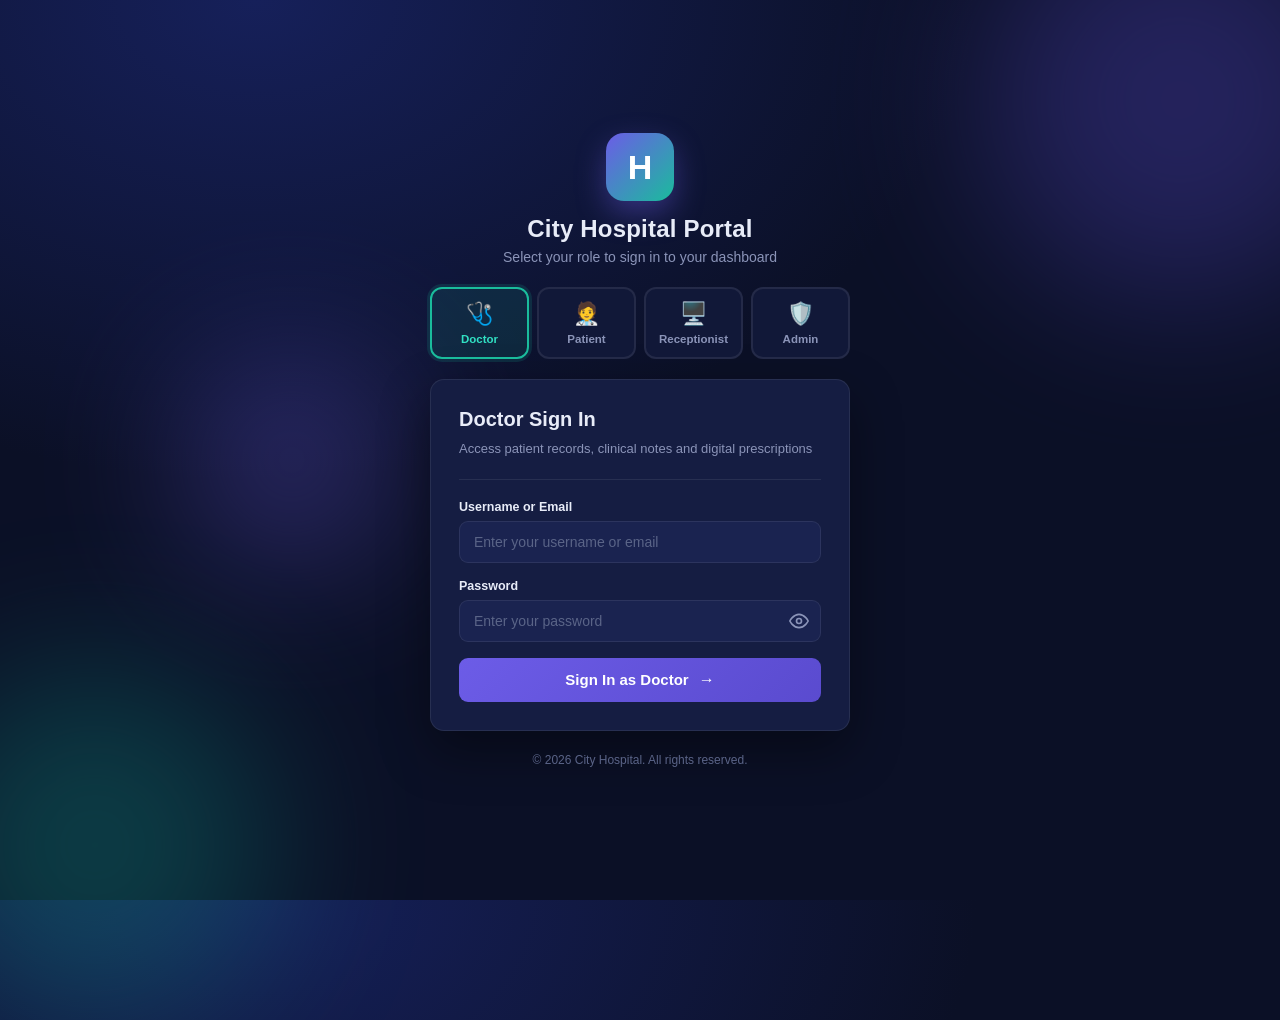
<file: target/classes/static/index.html>
<!DOCTYPE html>
<html lang="en">
<head>
    <meta charset="UTF-8">
    <meta name="viewport" content="width=device-width, initial-scale=1.0">
    <title>City Hospital Portal - Sign In</title>
    <link rel="stylesheet" href="style.css">
</head>
<body class="login-page">
    <div class="shape shape-1"></div>
    <div class="shape shape-2"></div>
    <div class="shape shape-3"></div>

    <div class="login-container">
        <div class="brand">
            <div class="brand-icon">H</div>
            <h1>City Hospital Portal</h1>
            <p>Select your role to sign in to your dashboard</p>
        </div>

        <div class="role-selector">
            <button type="button" class="role-card selected" data-role="Doctor">
                <span class="role-icon">🩺</span>
                <span class="role-name">Doctor</span>
            </button>
            <button type="button" class="role-card" data-role="Patient">
                <span class="role-icon">🧑‍⚕️</span>
                <span class="role-name">Patient</span>
            </button>
            <button type="button" class="role-card" data-role="Receptionist">
                <span class="role-icon">🖥️</span>
                <span class="role-name">Receptionist</span>
            </button>
            <button type="button" class="role-card" data-role="Admin">
                <span class="role-icon">🛡️</span>
                <span class="role-name">Admin</span>
            </button>
        </div>

        <div class="login-card">
            <div class="login-heading">
                <h2 id="loginHeading">Doctor Sign In</h2>
                <p id="loginSubtitle">Access patient records, clinical notes and digital prescriptions</p>
            </div>

            <div class="divider"></div>

            <form id="loginForm">
                <div class="field">
                    <label for="username">Username or Email</label>
                    <input type="text" id="username" name="username" autocomplete="username"
                           placeholder="Enter your username or email" required>
                </div>
                <div class="field">
                    <label for="password">Password</label>
                    <div class="password-wrap">
                        <input type="password" id="password" name="password" autocomplete="current-password"
                               placeholder="Enter your password" required>
                        <button type="button" class="eye-btn" id="togglePassword" aria-label="Show password">
                            <svg id="eyeIcon" width="20" height="20" viewBox="0 0 24 24" fill="none"
                                 stroke="currentColor" stroke-width="2" stroke-linecap="round" stroke-linejoin="round">
                                <path d="M1 12s4-8 11-8 11 8 11 8-4 8-11 8-11-8-11-8z"></path>
                                <circle cx="12" cy="12" r="3"></circle>
                            </svg>
                        </button>
                    </div>
                </div>

                <div id="errorMsg" class="error-msg hidden"></div>

                <button type="submit" class="btn-primary" id="submitBtn">
                    <span id="submitText">Sign In as Doctor</span>
                    <span class="arrow">→</span>
                </button>
            </form>
        </div>

        <p class="footer-text">© 2026 City Hospital. All rights reserved.</p>
    </div>

    <script src="script.js"></script>
</body>
</html>
</file>
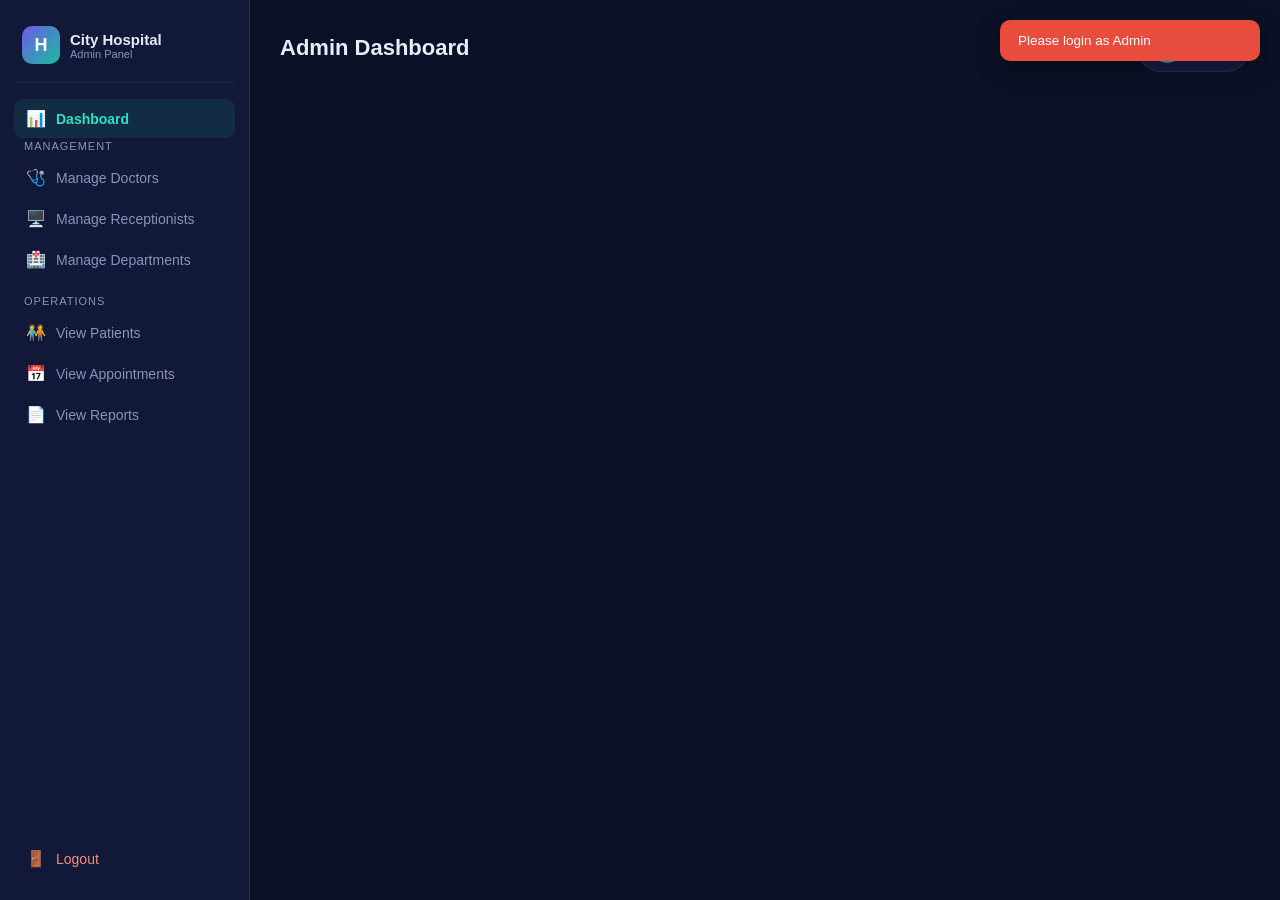
<file: target/classes/static/admin.html>
<!DOCTYPE html>
<html lang="en">
<head>
    <meta charset="UTF-8">
    <meta name="viewport" content="width=device-width, initial-scale=1.0">
    <title>Admin Dashboard - City Hospital</title>
    <link rel="stylesheet" href="style.css">
</head>
<body>
    <div class="app">
        <aside class="sidebar">
            <div class="sidebar-brand">
                <div class="mini-icon">H</div>
                <div>
                    <div class="brand-name">City Hospital</div>
                    <div class="brand-sub">Admin Panel</div>
                </div>
            </div>
            <div class="nav-item active" data-panel="dashboard"><span class="ic">📊</span> Dashboard</div>
            <div class="nav-group">
                <div class="nav-title">Management</div>
                <div class="nav-item" data-panel="doctors"><span class="ic">🩺</span> Manage Doctors</div>
                <div class="nav-item" data-panel="receptionists"><span class="ic">🖥️</span> Manage Receptionists</div>
                <div class="nav-item" data-panel="departments"><span class="ic">🏥</span> Manage Departments</div>
            </div>
            <div class="nav-group">
                <div class="nav-title">Operations</div>
                <div class="nav-item" data-panel="patients"><span class="ic">🧑‍🤝‍🧑</span> View Patients</div>
                <div class="nav-item" data-panel="appointments"><span class="ic">📅</span> View Appointments</div>
                <div class="nav-item" data-panel="reports"><span class="ic">📄</span> View Reports</div>
            </div>
            <div class="nav-item logout" id="logoutBtn"><span class="ic">🚪</span> Logout</div>
        </aside>

        <main class="main">
            <div class="topbar">
                <h2>Admin Dashboard</h2>
                <div class="user-chip">
                    <div class="avatar">A</div>
                    <div>
                        <div id="adminName">Admin</div>
                        <div class="role-tag">ADMIN</div>
                    </div>
                </div>
            </div>

            <section class="panel active" id="panel-dashboard">
                <div class="stat-grid" id="statGrid"></div>
            </section>

            <section class="panel" id="panel-doctors">
                <div class="card">
                    <div class="card-title">
                        <h3>Add Doctor</h3>
                    </div>
                    <div class="form-grid">
                        <div class="form-group"><label>Full Name</label><input id="docName"></div>
                        <div class="form-group"><label>Username</label><input id="docUsername"></div>
                        <div class="form-group"><label>Email</label><input id="docEmail" type="email"></div>
                        <div class="form-group"><label>Specialization</label><input id="docSpec"></div>
                        <div class="form-group"><label>Phone</label><input id="docPhone"></div>
                        <div class="form-group"><label>Qualification</label><input id="docQual"></div>
                        <div class="form-group"><label>Years of Experience</label><input id="docExp" type="number" min="0"></div>
                        <div class="form-group"><label>Department</label><select id="docDept"></select></div>
                        <div class="form-group"><label>Bio</label><textarea id="docBio"></textarea></div>
                    </div>
                    <div class="btn-row" style="margin-top:10px">
                        <button class="btn btn-primary-2" id="addDoctorBtn">Add Doctor</button>
                    </div>
                    <div id="doctorCreds" class="cred-box hidden"></div>
                </div>
                <div class="card">
                    <div class="card-title"><h3>All Doctors</h3></div>
                    <div class="table-wrap"><table>
                        <thead><tr><th>ID</th><th>Name</th><th>Specialization</th><th>Department</th><th>Phone</th><th>Actions</th></tr></thead>
                        <tbody id="doctorTable"></tbody>
                    </table></div>
                </div>
            </section>

            <section class="panel" id="panel-receptionists">
                <div class="card">
                    <div class="card-title"><h3>Add Receptionist</h3></div>
                    <div class="form-grid">
                        <div class="form-group"><label>Full Name</label><input id="recName"></div>
                        <div class="form-group"><label>Username</label><input id="recUsername"></div>
                        <div class="form-group"><label>Email</label><input id="recEmail" type="email"></div>
                        <div class="form-group"><label>Phone</label><input id="recPhone"></div>
                    </div>
                    <div class="btn-row" style="margin-top:10px"><button class="btn btn-primary-2" id="addRecBtn">Add Receptionist</button></div>
                    <div id="recCreds" class="cred-box hidden"></div>
                </div>
                <div class="card">
                    <div class="card-title"><h3>All Receptionists</h3></div>
                    <div class="table-wrap"><table>
                        <thead><tr><th>ID</th><th>Name</th><th>Email</th><th>Phone</th><th>Actions</th></tr></thead>
                        <tbody id="receptionistTable"></tbody>
                    </table></div>
                </div>
            </section>

            <section class="panel" id="panel-departments">
                <div class="card">
                    <div class="card-title"><h3>Add Department</h3></div>
                    <div class="form-grid">
                        <div class="form-group"><label>Department Name</label><input id="deptName"></div>
                        <div class="form-group"><label>Description</label><input id="deptDesc"></div>
                    </div>
                    <div class="btn-row" style="margin-top:10px"><button class="btn btn-primary-2" id="addDeptBtn">Add Department</button></div>
                </div>
                <div class="card">
                    <div class="card-title"><h3>All Departments</h3></div>
                    <div class="table-wrap"><table>
                        <thead><tr><th>ID</th><th>Name</th><th>Description</th><th>Doctors</th><th>Actions</th></tr></thead>
                        <tbody id="departmentTable"></tbody>
                    </table></div>
                </div>
            </section>

            <section class="panel" id="panel-patients">
                <div class="card">
                    <div class="card-title"><h3>Patients</h3></div>
                    <div class="search-bar"><input id="patientSearch" placeholder="Search patients by name..."><button class="btn btn-muted" id="patientSearchBtn">Search</button></div>
                    <div class="table-wrap"><table>
                        <thead><tr><th>ID</th><th>Name</th><th>Age</th><th>Gender</th><th>Phone</th><th>Blood Group</th></tr></thead>
                        <tbody id="patientTable"></tbody>
                    </table></div>
                </div>
            </section>

            <section class="panel" id="panel-appointments">
                <div class="card">
                    <div class="card-title"><h3>All Appointments</h3></div>
                    <div class="table-wrap"><table>
                        <thead><tr><th>ID</th><th>Patient</th><th>Doctor</th><th>Date</th><th>Time</th><th>Status</th></tr></thead>
                        <tbody id="appointmentTable"></tbody>
                    </table></div>
                </div>
            </section>

            <section class="panel" id="panel-reports">
                <div class="card">
                    <div class="card-title"><h3>Hospital Report</h3></div>
                    <div id="hospitalReport"></div>
                </div>
                <div class="card">
                    <div class="card-title"><h3>SOAP Reports (Web Service)</h3></div>
                    <p style="color:var(--text-muted)">SOAP report service is available at
                        <code>/ws/soap/reportService?wsdl</code> on port 8181 (testable with SoapUI).</p>
                    <p style="color:var(--text-muted);margin-top:8px">
                        Operations: GeneratePatientReport, GenerateDoctorReport, GenerateAppointmentReport.</p>
                </div>
            </section>
        </main>
    </div>
    <script src="script.js"></script>
    <script src="admin.js"></script>
</body>
</html>
</file>
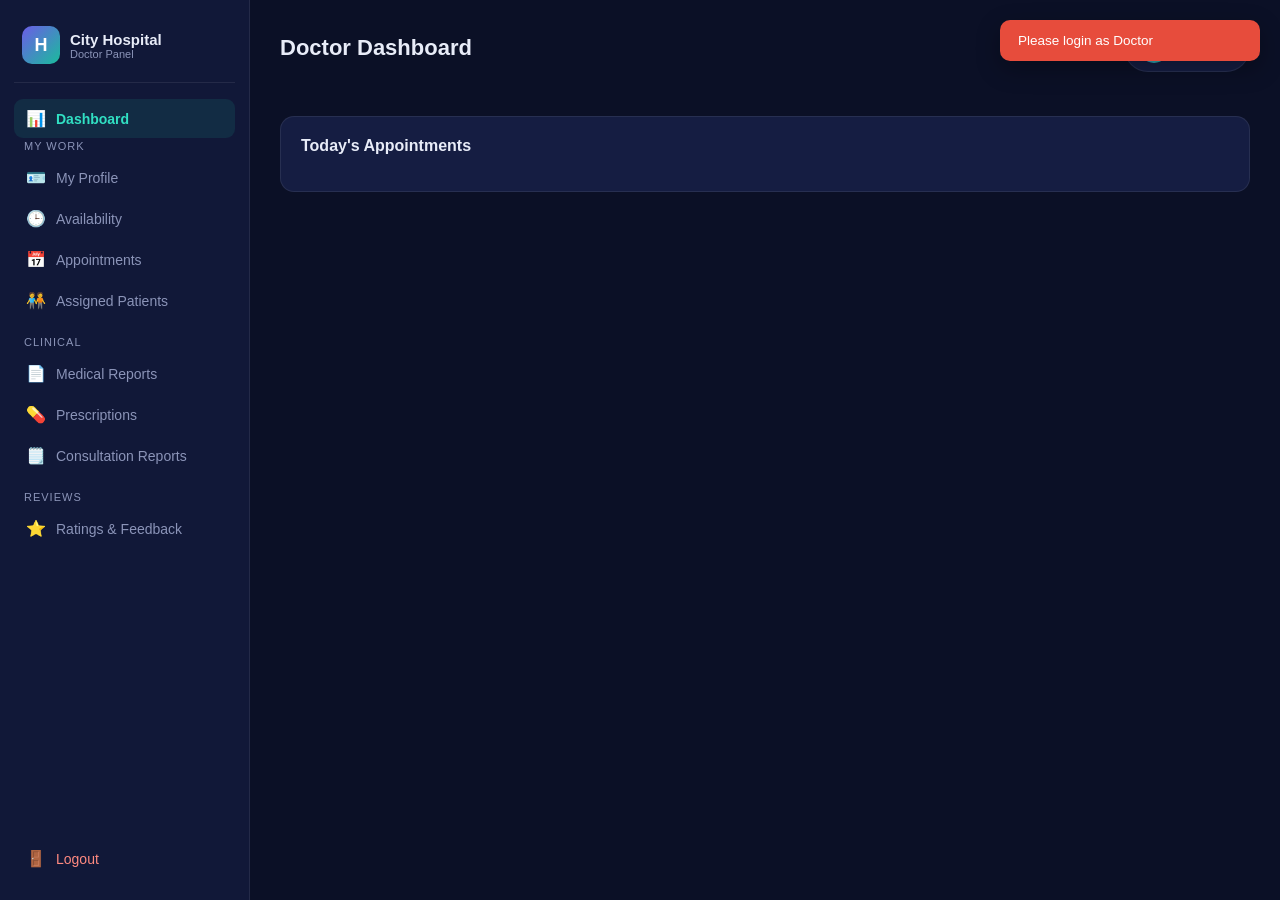
<file: target/classes/static/doctor.html>
<!DOCTYPE html>
<html lang="en">
<head>
    <meta charset="UTF-8">
    <meta name="viewport" content="width=device-width, initial-scale=1.0">
    <title>Doctor Dashboard - City Hospital</title>
    <link rel="stylesheet" href="style.css">
</head>
<body>
    <div class="app">
        <aside class="sidebar">
            <div class="sidebar-brand">
                <div class="mini-icon">H</div>
                <div><div class="brand-name">City Hospital</div><div class="brand-sub">Doctor Panel</div></div>
            </div>
            <div class="nav-item active" data-panel="dashboard"><span class="ic">📊</span> Dashboard</div>
            <div class="nav-group">
                <div class="nav-title">My Work</div>
                <div class="nav-item" data-panel="profile"><span class="ic">🪪</span> My Profile</div>
                <div class="nav-item" data-panel="availability"><span class="ic">🕒</span> Availability</div>
                <div class="nav-item" data-panel="appointments"><span class="ic">📅</span> Appointments</div>
                <div class="nav-item" data-panel="patients"><span class="ic">🧑‍🤝‍🧑</span> Assigned Patients</div>
            </div>
            <div class="nav-group">
                <div class="nav-title">Clinical</div>
                <div class="nav-item" data-panel="reports"><span class="ic">📄</span> Medical Reports</div>
                <div class="nav-item" data-panel="prescriptions"><span class="ic">💊</span> Prescriptions</div>
                <div class="nav-item" data-panel="consultations"><span class="ic">🗒️</span> Consultation Reports</div>
            </div>
            <div class="nav-group">
                <div class="nav-title">Reviews</div>
                <div class="nav-item" data-panel="feedback"><span class="ic">⭐</span> Ratings & Feedback</div>
            </div>
            <div class="nav-item logout" id="logoutBtn"><span class="ic">🚪</span> Logout</div>
        </aside>

        <main class="main">
            <div class="topbar">
                <h2>Doctor Dashboard</h2>
                <div class="user-chip"><div class="avatar">D</div><div><div id="docName">Doctor</div><div class="role-tag">DOCTOR</div></div></div>
            </div>

            <section class="panel active" id="panel-dashboard">
                <div class="stat-grid" id="statGrid"></div>
                <div class="card"><h3>Today's Appointments</h3><div id="todayAppts"></div></div>
            </section>

            <section class="panel" id="panel-profile">
                <div class="card"><div id="profileDetail"></div></div>
                <div class="card">
                    <div class="card-title"><h3>Change Password</h3></div>
                    <div class="form-grid">
                        <div class="form-group"><label>Current Password</label><input id="dcCurrent" type="password"></div>
                        <div class="form-group"><label>New Password</label><input id="dcNew" type="password"></div>
                        <div class="form-group"><label>Confirm New Password</label><input id="dcConfirm" type="password"></div>
                    </div>
                    <button class="btn btn-success" id="dcChangeBtn">Change Password</button>
                </div>
            </section>

            <section class="panel" id="panel-availability">
                <div class="card">
                    <div class="card-title"><h3>Manage Availability</h3></div>
                    <div class="form-grid">
                        <div class="form-group"><label>Day</label><select id="avDay"><option>Monday</option><option>Tuesday</option><option>Wednesday</option><option>Thursday</option><option>Friday</option><option>Saturday</option><option>Sunday</option></select></div>
                        <div class="form-group"><label>Start Time</label><input id="avStart" type="time"></div>
                        <div class="form-group"><label>End Time</label><input id="avEnd" type="time"></div>
                    </div>
                    <div class="btn-row" style="margin-top:10px"><button class="btn btn-primary-2" id="addAvailSlot">Add Slot</button><button class="btn btn-danger" id="clearAvail">Clear Availability</button></div>
                    <div id="availList" style="margin-top:16px"></div>
                    <div class="btn-row" style="margin-top:12px"><button class="btn btn-success" id="saveAvail">Save Availability</button></div>
                </div>
            </section>

            <section class="panel" id="panel-appointments">
                <div class="card">
                    <div class="card-title"><h3>My Appointments</h3></div>
                    <div class="table-wrap"><table>
                        <thead><tr><th>ID</th><th>Patient</th><th>Date</th><th>Time</th><th>Status</th><th>Reason</th><th>Action</th></tr></thead>
                        <tbody id="docApptTable"></tbody>
                    </table></div>
                </div>
            </section>

            <section class="panel" id="panel-patients">
                <div class="card">
                    <div class="card-title"><h3>Assigned Patients</h3></div>
                    <div class="table-wrap"><table>
                        <thead><tr><th>ID</th><th>Name</th><th>Age</th><th>Gender</th><th>Blood</th><th>Phone</th></tr></thead>
                        <tbody id="assignedPatients"></tbody>
                    </table></div>
                </div>
            </section>

            <section class="panel" id="panel-reports">
                <div class="card">
                    <div class="card-title"><h3>Patient Medical Reports</h3></div>
                    <div class="form-group"><label>Select Patient</label><select id="reportPatient"></select></div>
                    <div id="reportList"></div>
                </div>
            </section>

            <section class="panel" id="panel-prescriptions">
                <div class="card">
                    <div class="card-title"><h3>Add Prescription</h3></div>
                    <div class="form-group"><label>Patient</label><select id="rxPatient"></select></div>
                    <div class="form-grid">
                        <div class="form-group"><label>Medicine *</label><input id="rxMedicine"></div>
                        <div class="form-group"><label>Dosage</label><input id="rxDosage"></div>
                        <div class="form-group"><label>Frequency</label><input id="rxFrequency"></div>
                        <div class="form-group"><label>Duration</label><input id="rxDuration"></div>
                    </div>
                    <div class="form-group"><label>Instructions</label><textarea id="rxInstructions"></textarea></div>
                    <button class="btn btn-primary-2" id="addRxBtn">Add Prescription</button>
                </div>
                <div class="card">
                    <div class="card-title"><h3>My Prescriptions</h3></div>
                    <div id="rxList"></div>
                </div>
            </section>

            <section class="panel" id="panel-consultations">
                <div class="card">
                    <div class="card-title"><h3>Add Consultation Report</h3></div>
                    <div class="form-group"><label>Patient</label><select id="conPatient"></select></div>
                    <div class="form-group"><label>Diagnosis *</label><input id="conDiagnosis"></div>
                    <div class="form-group"><label>Consultation Details</label><textarea id="conDetails"></textarea></div>
                    <div class="form-group"><label>Treatment</label><textarea id="conTreatment"></textarea></div>
                    <div class="form-group"><label>Recommendations</label><textarea id="conRecommendations"></textarea></div>
                    <button class="btn btn-primary-2" id="addConBtn">Add Consultation Report</button>
                </div>
                <div class="card">
                    <div class="card-title"><h3>My Consultation Reports</h3></div>
                    <div id="conList"></div>
                </div>
            </section>

            <section class="panel" id="panel-feedback">
                <div class="card">
                    <div class="card-title"><h3>Ratings & Feedback</h3></div>
                    <div id="feedbackList"></div>
                </div>
            </section>
        </main>
    </div>
    <script src="script.js"></script>
    <script src="doctor.js"></script>
</body>
</html>
</file>
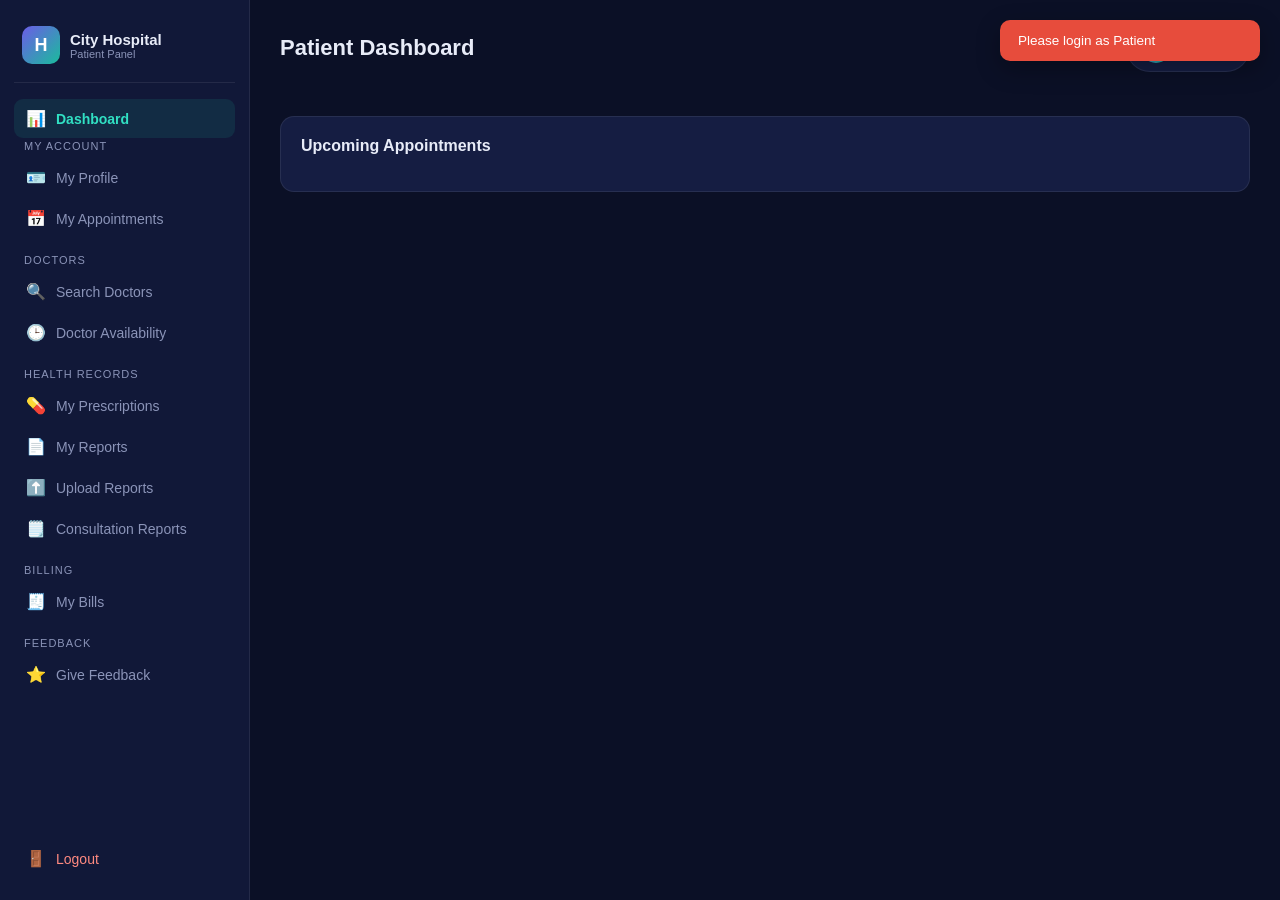
<file: target/classes/static/patient.html>
<!DOCTYPE html>
<html lang="en">
<head>
    <meta charset="UTF-8">
    <meta name="viewport" content="width=device-width, initial-scale=1.0">
    <title>Patient Dashboard - City Hospital</title>
    <link rel="stylesheet" href="style.css">
</head>
<body>
    <div class="app">
        <aside class="sidebar">
            <div class="sidebar-brand">
                <div class="mini-icon">H</div>
                <div><div class="brand-name">City Hospital</div><div class="brand-sub">Patient Panel</div></div>
            </div>
            <div class="nav-item active" data-panel="dashboard"><span class="ic">📊</span> Dashboard</div>
            <div class="nav-group">
                <div class="nav-title">My Account</div>
                <div class="nav-item" data-panel="profile"><span class="ic">🪪</span> My Profile</div>
                <div class="nav-item" data-panel="appointments"><span class="ic">📅</span> My Appointments</div>
            </div>
            <div class="nav-group">
                <div class="nav-title">Doctors</div>
                <div class="nav-item" data-panel="searchDocs"><span class="ic">🔍</span> Search Doctors</div>
                <div class="nav-item" data-panel="availDocs"><span class="ic">🕒</span> Doctor Availability</div>
            </div>
            <div class="nav-group">
                <div class="nav-title">Health Records</div>
                <div class="nav-item" data-panel="prescriptions"><span class="ic">💊</span> My Prescriptions</div>
                <div class="nav-item" data-panel="reports"><span class="ic">📄</span> My Reports</div>
                <div class="nav-item" data-panel="upload"><span class="ic">⬆️</span> Upload Reports</div>
                <div class="nav-item" data-panel="consultations"><span class="ic">🗒️</span> Consultation Reports</div>
            </div>
            <div class="nav-group">
                <div class="nav-title">Billing</div>
                <div class="nav-item" data-panel="bills"><span class="ic">🧾</span> My Bills</div>
            </div>
            <div class="nav-group">
                <div class="nav-title">Feedback</div>
                <div class="nav-item" data-panel="feedback"><span class="ic">⭐</span> Give Feedback</div>
            </div>
            <div class="nav-item logout" id="logoutBtn"><span class="ic">🚪</span> Logout</div>
        </aside>

        <main class="main">
            <div class="topbar">
                <h2>Patient Dashboard</h2>
                <div class="user-chip"><div class="avatar">P</div><div><div id="patientName">Patient</div><div class="role-tag">PATIENT</div></div></div>
            </div>

            <section class="panel active" id="panel-dashboard">
                <div class="stat-grid" id="statGrid"></div>
                <div class="card"><h3>Upcoming Appointments</h3><div id="upcomingAppts"></div></div>
            </section>

            <section class="panel" id="panel-profile">
                <div class="card"><div id="profileDetail"></div></div>
                <div class="card">
                    <div class="card-title"><h3>Update Profile</h3></div>
                    <div class="form-grid">
                        <div class="form-group"><label>Name</label><input id="uName"></div>
                        <div class="form-group"><label>Phone</label><input id="uPhone"></div>
                    </div>
                    <button class="btn btn-primary-2" id="updateProfileBtn">Update Profile</button>
                </div>
                <div class="card">
                    <div class="card-title"><h3>Change Password</h3></div>
                    <div class="form-grid">
                        <div class="form-group"><label>Current Password</label><input id="pcCurrent" type="password"></div>
                        <div class="form-group"><label>New Password</label><input id="pcNew" type="password"></div>
                        <div class="form-group"><label>Confirm New Password</label><input id="pcConfirm" type="password"></div>
                    </div>
                    <button class="btn btn-success" id="pcChangeBtn">Change Password</button>
                </div>
            </section>

            <section class="panel" id="panel-searchDocs">
                <div class="card">
                    <div class="card-title"><h3>Search Doctors</h3></div>
                    <div class="search-bar">
                        <input id="docNameSearch" placeholder="Search by name...">
                        <input id="docSpecSearch" placeholder="Search by specialization...">
                        <button class="btn btn-muted" id="docSearchBtn">Search</button>
                    </div>
                    <div id="doctorResults"></div>
                </div>
            </section>

            <section class="panel" id="panel-availDocs">
                <div class="card">
                    <div class="card-title"><h3>Doctor Availability</h3></div>
                    <div class="form-group"><label>Select Doctor</label><select id="availDocSelect"></select></div>
                    <div id="availDocInfo"></div>
                </div>
            </section>

            <section class="panel" id="panel-appointments">
                <div class="card">
                    <div class="card-title"><h3>My Appointments</h3></div>
                    <div class="table-wrap"><table>
                        <thead><tr><th>ID</th><th>Doctor</th><th>Specialization</th><th>Date</th><th>Time</th><th>Status</th></tr></thead>
                        <tbody id="myApptTable"></tbody>
                    </table></div>
                </div>
            </section>

            <section class="panel" id="panel-prescriptions">
                <div class="card">
                    <div class="card-title"><h3>My Prescriptions</h3></div>
                    <div id="prescriptionList"></div>
                </div>
            </section>

            <section class="panel" id="panel-reports">
                <div class="card">
                    <div class="card-title"><h3>My Medical Reports</h3></div>
                    <div id="reportList"></div>
                </div>
            </section>

            <section class="panel" id="panel-upload">
                <div class="card">
                    <div class="card-title"><h3>Upload Report</h3></div>
                    <div class="form-group"><label>Title *</label><input id="upTitle"></div>
                    <div class="form-grid">
                        <div class="form-group"><label>Report Type</label><select id="upType"><option>Blood Test Report</option><option>Previous Medical Report</option><option>Other</option></select></div>
                        <div class="form-group"><label>File</label><input id="upFile" type="file"></div>
                    </div>
                    <div class="form-group"><label>Description</label><textarea id="upDesc"></textarea></div>
                    <button class="btn btn-primary-2" id="uploadBtn">Upload Report</button>
                </div>
            </section>

            <section class="panel" id="panel-consultations">
                <div class="card">
                    <div class="card-title"><h3>My Consultation Reports</h3></div>
                    <div id="consultationList"></div>
                </div>
            </section>

            <section class="panel" id="panel-bills">
                <div class="card">
                    <div class="card-title"><h3>My Bills</h3></div>
                    <div class="table-wrap"><table>
                        <thead><tr><th>ID</th><th>Amount</th><th>Date</th><th>Status</th><th>Description</th></tr></thead>
                        <tbody id="myBillTable"></tbody>
                    </table></div>
                </div>
            </section>

            <section class="panel" id="panel-feedback">
                <div class="card">
                    <div class="card-title"><h3>Rate Your Doctor</h3></div>
                    <div class="form-group"><label>Select Doctor</label><select id="fbDoctor"></select></div>
                    <div class="form-group"><label>Rating</label><select id="fbRating"><option value="5">5 - Excellent</option><option value="4">4 - Good</option><option value="3">3 - Average</option><option value="2">2 - Poor</option><option value="1">1 - Very Poor</option></select></div>
                    <div class="form-group"><label>Comment</label><textarea id="fbComment"></textarea></div>
                    <button class="btn btn-primary-2" id="fbSubmitBtn">Submit Feedback</button>
                </div>
            </section>
        </main>
    </div>
    <script src="script.js"></script>
    <script src="patient.js"></script>
</body>
</html>
</file>
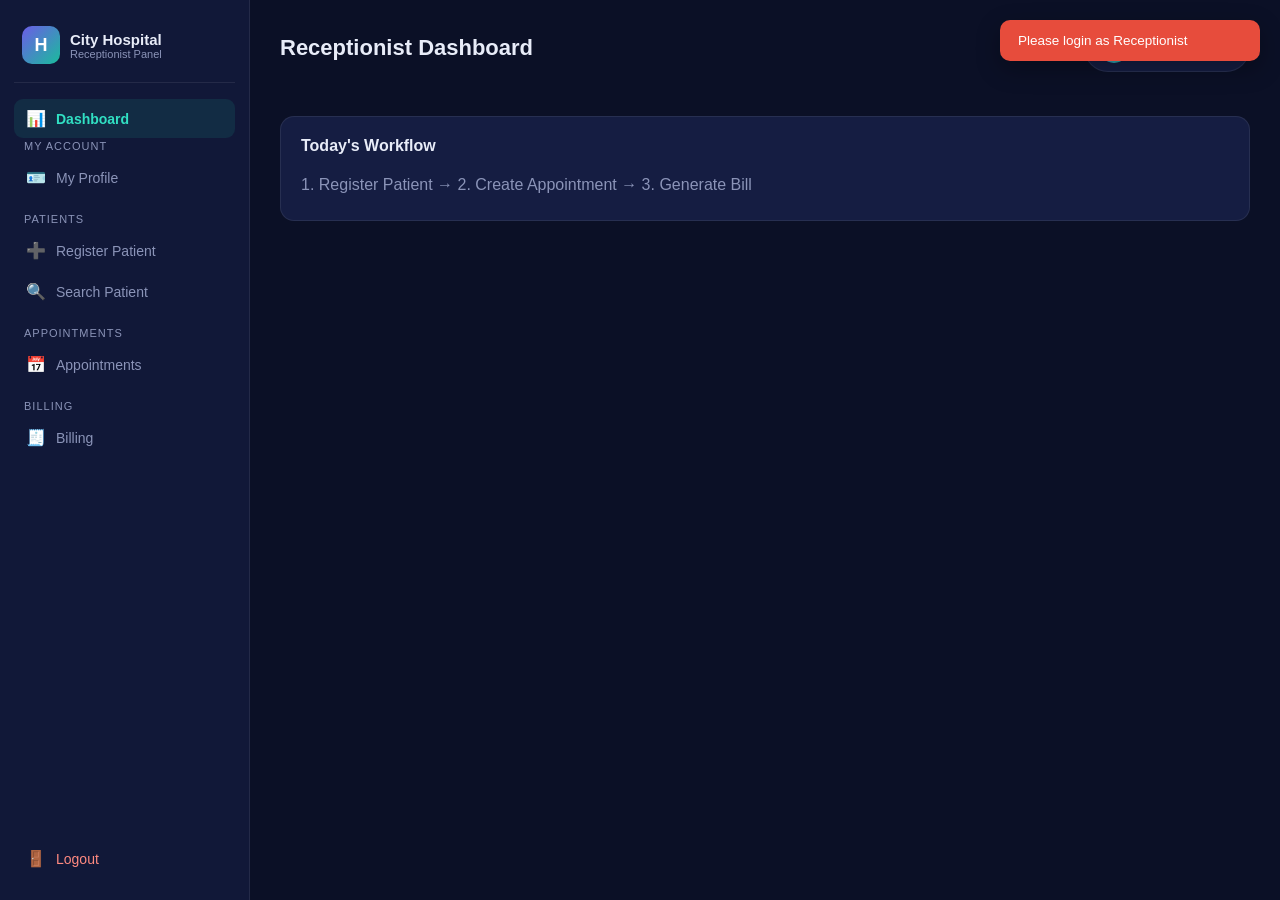
<file: target/classes/static/receptionist.html>
<!DOCTYPE html>
<html lang="en">
<head>
    <meta charset="UTF-8">
    <meta name="viewport" content="width=device-width, initial-scale=1.0">
    <title>Receptionist Dashboard - City Hospital</title>
    <link rel="stylesheet" href="style.css">
</head>
<body>
    <div class="app">
        <aside class="sidebar">
            <div class="sidebar-brand">
                <div class="mini-icon">H</div>
                <div><div class="brand-name">City Hospital</div><div class="brand-sub">Receptionist Panel</div></div>
            </div>
            <div class="nav-item active" data-panel="dashboard"><span class="ic">📊</span> Dashboard</div>
            <div class="nav-group">
                <div class="nav-title">My Account</div>
                <div class="nav-item" data-panel="profile"><span class="ic">🪪</span> My Profile</div>
            </div>
            <div class="nav-group">
                <div class="nav-title">Patients</div>
                <div class="nav-item" data-panel="register"><span class="ic">➕</span> Register Patient</div>
                <div class="nav-item" data-panel="search"><span class="ic">🔍</span> Search Patient</div>
            </div>
            <div class="nav-group">
                <div class="nav-title">Appointments</div>
                <div class="nav-item" data-panel="appointments"><span class="ic">📅</span> Appointments</div>
            </div>
            <div class="nav-group">
                <div class="nav-title">Billing</div>
                <div class="nav-item" data-panel="billing"><span class="ic">🧾</span> Billing</div>
            </div>
            <div class="nav-item logout" id="logoutBtn"><span class="ic">🚪</span> Logout</div>
        </aside>

        <main class="main">
            <div class="topbar">
                <h2>Receptionist Dashboard</h2>
                <div class="user-chip"><div class="avatar">R</div><div><div id="recName">Receptionist</div><div class="role-tag">RECEPTIONIST</div></div></div>
            </div>

            <section class="panel active" id="panel-dashboard">
                <div class="stat-grid" id="statGrid"></div>
                <div class="card">
                    <div class="card-title"><h3>Today's Workflow</h3></div>
                    <p style="color:var(--text-muted);line-height:1.8">
                        1. Register Patient → 2. Create Appointment → 3. Generate Bill
                    </p>
                </div>
            </section>

            <section class="panel" id="panel-profile">
                <div class="card">
                    <div class="card-title"><h3>Profile</h3></div>
                    <div id="recProfileDetail"></div>
                </div>
                <div class="card">
                    <div class="card-title"><h3>Change Password</h3></div>
                    <div class="form-grid">
                        <div class="form-group"><label>Current Password</label><input id="rcCurrent" type="password"></div>
                        <div class="form-group"><label>New Password</label><input id="rcNew" type="password"></div>
                        <div class="form-group"><label>Confirm New Password</label><input id="rcConfirm" type="password"></div>
                    </div>
                    <button class="btn btn-success" id="rcChangeBtn">Change Password</button>
                </div>
            </section>

            <section class="panel" id="panel-register">
                <div class="card">
                    <div class="card-title"><h3>Register New Patient</h3></div>
                    <div class="form-grid">
                        <div class="form-group"><label>Full Name *</label><input id="rName"></div>
                        <div class="form-group"><label>Username *</label><input id="rUsername"></div>
                        <div class="form-group"><label>Email *</label><input id="rEmail" type="email"></div>
                        <div class="form-group"><label>Phone *</label><input id="rPhone"></div>
                        <div class="form-group"><label>Age *</label><input id="rAge" type="number" min="0"></div>
                        <div class="form-group"><label>Gender</label><select id="rGender"><option value="">Select</option><option>Male</option><option>Female</option><option>Other</option></select></div>
                        <div class="form-group"><label>Blood Group</label><select id="rBlood"><option value="">Select</option><option>O+</option><option>O-</option><option>A+</option><option>A-</option><option>B+</option><option>B-</option><option>AB+</option><option>AB-</option></select></div>
                        <div class="form-group"><label>Address</label><input id="rAddress"></div>
                    </div>
                    <div class="btn-row" style="margin-top:10px"><button class="btn btn-primary-2" id="regPatientBtn">Register Patient</button></div>
                    <div id="regCreds" class="cred-box hidden"></div>
                </div>
            </section>

            <section class="panel" id="panel-search">
                <div class="card">
                    <div class="card-title"><h3>Search Patients</h3></div>
                    <div class="search-bar"><input id="sSearch" placeholder="Search by name..."><button class="btn btn-muted" id="sSearchBtn">Search</button></div>
                    <div class="table-wrap"><table>
                        <thead><tr><th>ID</th><th>Name</th><th>Age</th><th>Gender</th><th>Phone</th><th>Blood</th></tr></thead>
                        <tbody id="sTable"></tbody>
                    </table></div>
                </div>
            </section>

            <section class="panel" id="panel-appointments">
                <div class="card">
                    <div class="card-title"><h3>Create Appointment</h3></div>
                    <div class="form-grid">
                        <div class="form-group"><label>Patient</label><select id="apptPatient"></select></div>
                        <div class="form-group"><label>Doctor</label><select id="apptDoctor"></select></div>
                        <div class="form-group"><label>Date</label><input id="apptDate" type="date"></div>
                        <div class="form-group"><label>Time</label><input id="apptTime" type="time"></div>
                        <div class="form-group"><label>Reason</label><input id="apptReason"></div>
                    </div>
                    <div class="btn-row" style="margin-top:10px"><button class="btn btn-success" id="createApptBtn">Create Appointment</button></div>
                    <div id="availabilityInfo" style="color:var(--text-muted);font-size:13px;margin-top:10px"></div>
                </div>
                <div class="card">
                    <div class="card-title"><h3>All Appointments</h3></div>
                    <div class="table-wrap"><table>
                        <thead><tr><th>ID</th><th>Patient</th><th>Doctor</th><th>Date</th><th>Time</th><th>Status</th><th>Actions</th></tr></thead>
                        <tbody id="apptTable"></tbody>
                    </table></div>
                </div>
            </section>

            <section class="panel" id="panel-billing">
                <div class="card">
                    <div class="card-title"><h3>Generate Consultation Bill</h3></div>
                    <div class="form-grid">
                        <div class="form-group"><label>Patient</label><select id="billPatient"></select></div>
                        <div class="form-group"><label>Appointment</label><select id="billAppt"><option value="">None</option></select></div>
                        <div class="form-group"><label>Amount *</label><input id="billAmount" type="number" step="0.01"></div>
                        <div class="form-group"><label>Description</label><input id="billDesc"></div>
                    </div>
                    <div class="btn-row" style="margin-top:10px"><button class="btn btn-primary-2" id="genBillBtn">Generate Bill</button></div>
                </div>
                <div class="card">
                    <div class="card-title"><h3>Bills</h3></div>
                    <div class="table-wrap"><table>
                        <thead><tr><th>ID</th><th>Patient</th><th>Amount</th><th>Date</th><th>Status</th><th>Update</th></tr></thead>
                        <tbody id="billTable"></tbody>
                    </table></div>
                </div>
            </section>
        </main>
    </div>
    <script src="script.js"></script>
    <script src="receptionist.js"></script>
</body>
</html>
</file>
<file: target/classes/static/style.css>
/* ============ Hospital Management System - Global Styles ============ */
:root {
    --navy: #0b1026;
    --navy-2: #111838;
    --navy-3: #1a2350;
    --navy-4: #232e63;
    --card: #151d42;
    --card-2: #1c2550;
    --text: #e8ecf8;
    --text-muted: #8b94b8;
    --primary: #6c5ce7;
    --primary-2: #5a4bcf;
    --accent: #1abc9c;
    --accent-2: #16a085;
    --danger: #e74c3c;
    --success: #27ae60;
    --border: rgba(255, 255, 255, 0.08);
    --radius: 14px;
}

* {
    margin: 0;
    padding: 0;
    box-sizing: border-box;
}

body {
    font-family: 'Segoe UI', -apple-system, BlinkMacSystemFont, Roboto, sans-serif;
    background: var(--navy);
    color: var(--text);
    min-height: 100vh;
}

/* ============ LOGIN PAGE ============ */
.login-page {
    display: flex;
    align-items: center;
    justify-content: center;
    padding: 24px;
    position: relative;
    overflow: auto;
    background: radial-gradient(1200px 800px at 20% 0%, #16205a 0%, var(--navy) 60%);
}

.shape {
    position: absolute;
    border-radius: 50%;
    filter: blur(80px);
    opacity: 0.4;
    z-index: 0;
}
.shape-1 { width: 400px; height: 400px; background: #4a3fae; top: -100px; right: -100px; }
.shape-2 { width: 350px; height: 350px; background: #0e7f74; bottom: -120px; left: -80px; }
.shape-3 { width: 200px; height: 200px; background: #6c5ce7; top: 40%; left: 15%; }

.login-container {
    position: relative;
    z-index: 1;
    width: 100%;
    max-width: 420px;
    text-align: center;
}

.brand { margin-bottom: 22px; }
.brand-icon {
    width: 68px;
    height: 68px;
    border-radius: 18px;
    background: linear-gradient(135deg, var(--primary), var(--accent));
    color: #fff;
    font-size: 34px;
    font-weight: 800;
    display: inline-flex;
    align-items: center;
    justify-content: center;
    box-shadow: 0 12px 30px rgba(108, 92, 231, 0.4);
    margin-bottom: 14px;
}
.brand h1 { font-size: 24px; font-weight: 700; letter-spacing: 0.2px; }
.brand p { color: var(--text-muted); font-size: 14px; margin-top: 6px; }

.role-selector {
    display: grid;
    grid-template-columns: repeat(4, 1fr);
    gap: 8px;
    margin-bottom: 20px;
}
.role-card {
    background: var(--navy-2);
    border: 2px solid var(--border);
    color: var(--text-muted);
    border-radius: 12px;
    padding: 12px 4px;
    cursor: pointer;
    transition: all 0.2s ease;
    display: flex;
    flex-direction: column;
    align-items: center;
    gap: 6px;
}
.role-card:hover { border-color: var(--accent-2); color: var(--text); }
.role-card.selected {
    border-color: var(--accent);
    background: rgba(26, 188, 156, 0.12);
    color: #31e0c3;
    box-shadow: 0 0 0 3px rgba(26, 188, 156, 0.15);
}
.role-icon { font-size: 22px; }
.role-name { font-size: 11.5px; font-weight: 600; }

.login-card {
    background: var(--card);
    border: 1px solid var(--border);
    border-radius: var(--radius);
    padding: 28px;
    box-shadow: 0 20px 50px rgba(0, 0, 0, 0.4);
    text-align: left;
}
.login-heading h2 { font-size: 20px; font-weight: 700; }
.login-heading p { color: var(--text-muted); font-size: 13px; margin-top: 8px; line-height: 1.5; }
.divider { height: 1px; background: var(--border); margin: 20px 0; }

.field { margin-bottom: 16px; }
.field label { display: block; font-size: 12.5px; font-weight: 600; color: var(--text); margin-bottom: 7px; }
.field input {
    width: 100%;
    padding: 12px 14px;
    background: var(--navy-3);
    border: 1px solid var(--border);
    border-radius: 9px;
    color: var(--text);
    font-size: 14px;
    outline: none;
    transition: border 0.2s;
}
.field input:focus { border-color: var(--primary); box-shadow: 0 0 0 3px rgba(108, 92, 231, 0.2); }
.field input::placeholder { color: #5a6487; }

.password-wrap { position: relative; }
.password-wrap input { padding-right: 44px; }
.eye-btn {
    position: absolute;
    right: 6px;
    top: 50%;
    transform: translateY(-50%);
    background: transparent;
    border: none;
    color: var(--text-muted);
    cursor: pointer;
    padding: 6px;
    display: flex;
}
.eye-btn:hover { color: var(--text); }

.error-msg {
    background: rgba(231, 76, 60, 0.12);
    border: 1px solid rgba(231, 76, 60, 0.4);
    color: #ff8a80;
    font-size: 13px;
    padding: 10px 12px;
    border-radius: 8px;
    margin-bottom: 16px;
}

.btn-primary {
    width: 100%;
    padding: 13px;
    background: linear-gradient(135deg, var(--primary), var(--primary-2));
    color: #fff;
    border: none;
    border-radius: 9px;
    font-size: 15px;
    font-weight: 600;
    cursor: pointer;
    display: flex;
    align-items: center;
    justify-content: center;
    gap: 10px;
    transition: transform 0.15s, box-shadow 0.15s;
}
.btn-primary:hover { transform: translateY(-1px); box-shadow: 0 10px 24px rgba(108, 92, 231, 0.4); }
.btn-primary .arrow { font-size: 16px; }

.footer-text { color: #5a6487; font-size: 12px; margin-top: 22px; }

.hidden { display: none !important; }

/* ============ APP LAYOUT ============ */
.app { display: flex; min-height: 100vh; }
.sidebar {
    width: 250px;
    background: var(--navy-2);
    border-right: 1px solid var(--border);
    padding: 20px 14px;
    display: flex;
    flex-direction: column;
    flex-shrink: 0;
    position: sticky;
    top: 0;
    height: 100vh;
    overflow-y: auto;
}
.sidebar-brand { display: flex; align-items: center; gap: 10px; padding: 6px 8px 18px; border-bottom: 1px solid var(--border); margin-bottom: 16px; }
.sidebar-brand .mini-icon { width: 38px; height: 38px; border-radius: 10px; background: linear-gradient(135deg, var(--primary), var(--accent)); color: #fff; font-weight: 800; font-size: 18px; display: flex; align-items: center; justify-content: center; }
.sidebar-brand .brand-name { font-weight: 700; font-size: 15px; }
.sidebar-brand .brand-sub { color: var(--text-muted); font-size: 11px; }

.nav-group { margin-bottom: 14px; }
.nav-group .nav-title { font-size: 11px; text-transform: uppercase; letter-spacing: 1px; color: var(--text-muted); padding: 0 10px 6px; }
.nav-item {
    display: flex;
    align-items: center;
    gap: 10px;
    padding: 10px 12px;
    border-radius: 9px;
    color: var(--text-muted);
    cursor: pointer;
    font-size: 14px;
    margin-bottom: 2px;
    transition: all 0.15s;
}
.nav-item:hover { color: var(--text); background: var(--navy-3); }
.nav-item.active { color: #31e0c3; background: rgba(26, 188, 156, 0.12); font-weight: 600; }
.nav-item .ic { width: 20px; text-align: center; font-size: 16px; }
.nav-item.logout { color: #ff8a80; margin-top: auto; }
.nav-item.logout:hover { background: rgba(231, 76, 60, 0.12); }

.main { flex: 1; padding: 24px 30px; overflow-y: auto; }
.topbar {
    display: flex;
    align-items: center;
    justify-content: space-between;
    margin-bottom: 24px;
}
.topbar h2 { font-size: 22px; font-weight: 700; }
.topbar .user-chip {
    display: flex;
    align-items: center;
    gap: 10px;
    background: var(--card);
    border: 1px solid var(--border);
    padding: 8px 14px;
    border-radius: 30px;
    font-size: 13px;
}
.user-chip .avatar { width: 30px; height: 30px; border-radius: 50%; background: linear-gradient(135deg, var(--primary), var(--accent)); display: flex; align-items: center; justify-content: center; font-weight: 700; font-size: 13px; }
.user-chip .role-tag { color: var(--accent); font-weight: 600; }

.panel { display: none; }
.panel.active { display: block; }

/* ============ CARDS & GRID ============ */
.card {
    background: var(--card);
    border: 1px solid var(--border);
    border-radius: var(--radius);
    padding: 20px;
    margin-bottom: 20px;
}
.card h3 { font-size: 16px; font-weight: 700; margin-bottom: 16px; }
.card-title { display: flex; align-items: center; justify-content: space-between; margin-bottom: 16px; }
.card-title h3 { margin: 0; }

.stat-grid { display: grid; grid-template-columns: repeat(auto-fit, minmax(170px, 1fr)); gap: 14px; margin-bottom: 20px; }
.stat {
    background: var(--card);
    border: 1px solid var(--border);
    border-radius: var(--radius);
    padding: 18px;
}
.stat .stat-icon { font-size: 26px; margin-bottom: 10px; }
.stat .stat-value { font-size: 26px; font-weight: 800; }
.stat .stat-label { color: var(--text-muted); font-size: 13px; margin-top: 4px; }

.grid-2 { display: grid; grid-template-columns: repeat(auto-fit, minmax(300px, 1fr)); gap: 20px; }

/* ============ TABLES ============ */
.table-wrap { overflow-x: auto; }
table { width: 100%; border-collapse: collapse; font-size: 13.5px; }
thead th {
    text-align: left;
    padding: 11px 12px;
    background: var(--navy-3);
    color: var(--text-muted);
    font-weight: 600;
    font-size: 12px;
    text-transform: uppercase;
    letter-spacing: 0.4px;
    border-bottom: 1px solid var(--border);
    white-space: nowrap;
}
tbody td { padding: 11px 12px; border-bottom: 1px solid var(--border); }
tbody tr:hover { background: rgba(255, 255, 255, 0.02); }

/* ============ FORMS ============ */
.form-grid { display: grid; grid-template-columns: repeat(auto-fit, minmax(200px, 1fr)); gap: 14px; }
.form-group { margin-bottom: 14px; }
.form-group label { display: block; font-size: 12.5px; font-weight: 600; margin-bottom: 6px; color: var(--text); }
.form-group input, .form-group select, .form-group textarea {
    width: 100%;
    padding: 11px 13px;
    background: var(--navy-3);
    border: 1px solid var(--border);
    border-radius: 8px;
    color: var(--text);
    font-size: 13.5px;
    outline: none;
    font-family: inherit;
}
.form-group input:focus, .form-group select:focus, .form-group textarea:focus { border-color: var(--primary); box-shadow: 0 0 0 3px rgba(108, 92, 231, 0.2); }
.form-group textarea { min-height: 80px; resize: vertical; }
.form-group select option { background: var(--navy-3); }

.btn { padding: 10px 18px; border: none; border-radius: 8px; font-size: 13.5px; font-weight: 600; cursor: pointer; transition: all 0.15s; color: #fff; }
.btn-primary-2 { background: linear-gradient(135deg, var(--primary), var(--primary-2)); }
.btn-success { background: var(--success); }
.btn-danger { background: var(--danger); }
.btn-accent { background: var(--accent); }
.btn-muted { background: var(--navy-4); }
.btn-sm { padding: 6px 12px; font-size: 12.5px; }
.btn:hover { opacity: 0.9; transform: translateY(-1px); }
.btn-row { display: flex; gap: 8px; flex-wrap: wrap; }
.btn-block { width: 100%; }

/* ============ BADGES ============ */
.badge { display: inline-block; padding: 4px 10px; border-radius: 20px; font-size: 11.5px; font-weight: 600; }
.badge-green { background: rgba(39, 174, 96, 0.18); color: #5bd68f; }
.badge-blue { background: rgba(108, 92, 231, 0.18); color: #a99aff; }
.badge-red { background: rgba(231, 76, 60, 0.18); color: #ff8a80; }
.badge-orange { background: rgba(230, 126, 34, 0.18); color: #f5b04c; }
.badge-gray { background: rgba(255, 255, 255, 0.1); color: var(--text-muted); }

/* ============ TOAST ============ */
.toast-wrap { position: fixed; top: 20px; right: 20px; z-index: 1000; display: flex; flex-direction: column; gap: 10px; }
.toast { padding: 13px 18px; border-radius: 10px; color: #fff; font-size: 13.5px; box-shadow: 0 8px 24px rgba(0,0,0,0.3); min-width: 260px; animation: slideIn 0.3s ease; }
.toast-success { background: var(--success); }
.toast-error { background: var(--danger); }
.toast-info { background: var(--primary); }
@keyframes slideIn { from { transform: translateX(120%); opacity: 0; } to { transform: translateX(0); opacity: 1; } }

/* ============ MISCELLANEOUS ============ */
.search-bar { display: flex; gap: 10px; margin-bottom: 16px; }
.search-bar input { flex: 1; padding: 11px 14px; background: var(--navy-3); border: 1px solid var(--border); border-radius: 8px; color: var(--text); outline: none; }
.search-bar input:focus { border-color: var(--primary); }

.empty-state { text-align: center; color: var(--text-muted); padding: 40px 0; font-size: 14px; }

.list-item { display: flex; align-items: center; justify-content: space-between; padding: 12px 14px; background: var(--navy-3); border-radius: 10px; margin-bottom: 8px; }
.list-item .li-main { display: flex; align-items: center; gap: 12px; }
.list-item .li-title { font-weight: 600; font-size: 14px; }
.list-item .li-sub { color: var(--text-muted); font-size: 12.5px; }

.cred-box {
    background: rgba(26, 188, 156, 0.1);
    border: 1px solid rgba(26, 188, 156, 0.4);
    padding: 16px;
    border-radius: 10px;
    font-family: monospace;
    font-size: 13px;
    line-height: 1.8;
    white-space: pre-wrap;
    margin-top: 12px;
}

.doctor-card { background: var(--card); border: 1px solid var(--border); border-radius: var(--radius); padding: 18px; }
.doctor-card .dc-head { display: flex; align-items: center; gap: 14px; margin-bottom: 12px; }
.doctor-card .dc-avatar { width: 52px; height: 52px; border-radius: 50%; background: linear-gradient(135deg, var(--primary), var(--accent)); display: flex; align-items: center; justify-content: center; font-weight: 700; font-size: 20px; }
.doctor-card .dc-name { font-size: 15px; font-weight: 700; }
.doctor-card .dc-spec { color: var(--accent); font-size: 13px; }
.doctor-card .dc-meta { color: var(--text-muted); font-size: 12.5px; margin-top: 4px; }

.rating { color: #f5c542; }

.stars { color: #f5b04c; font-size: 18px; }

@media (max-width: 900px) {
    .sidebar { width: 200px; }
    .main { padding: 20px; }
}
@media (max-width: 700px) {
    .app { flex-direction: column; }
    .sidebar { width: 100%; height: auto; position: static; flex-direction: row; flex-wrap: wrap; }
    .role-selector { grid-template-columns: repeat(2, 1fr); }
}
</file>
